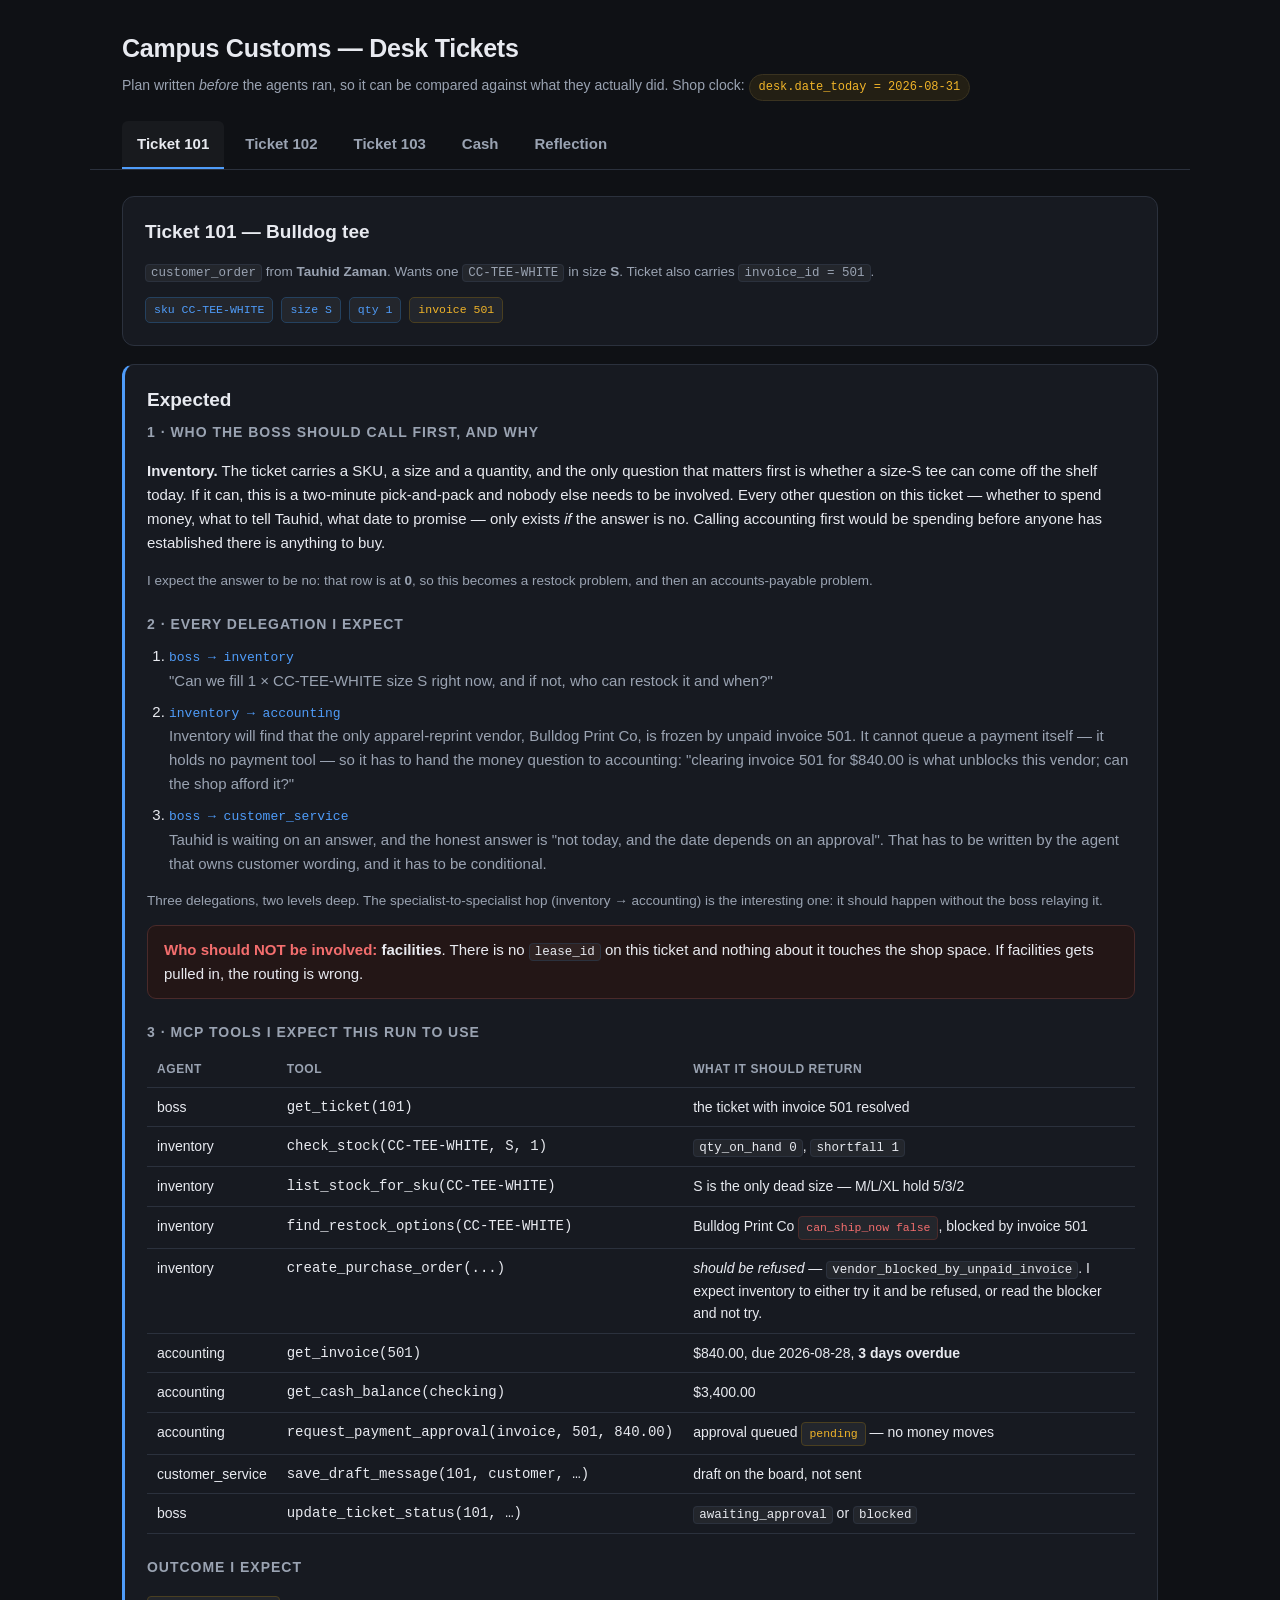
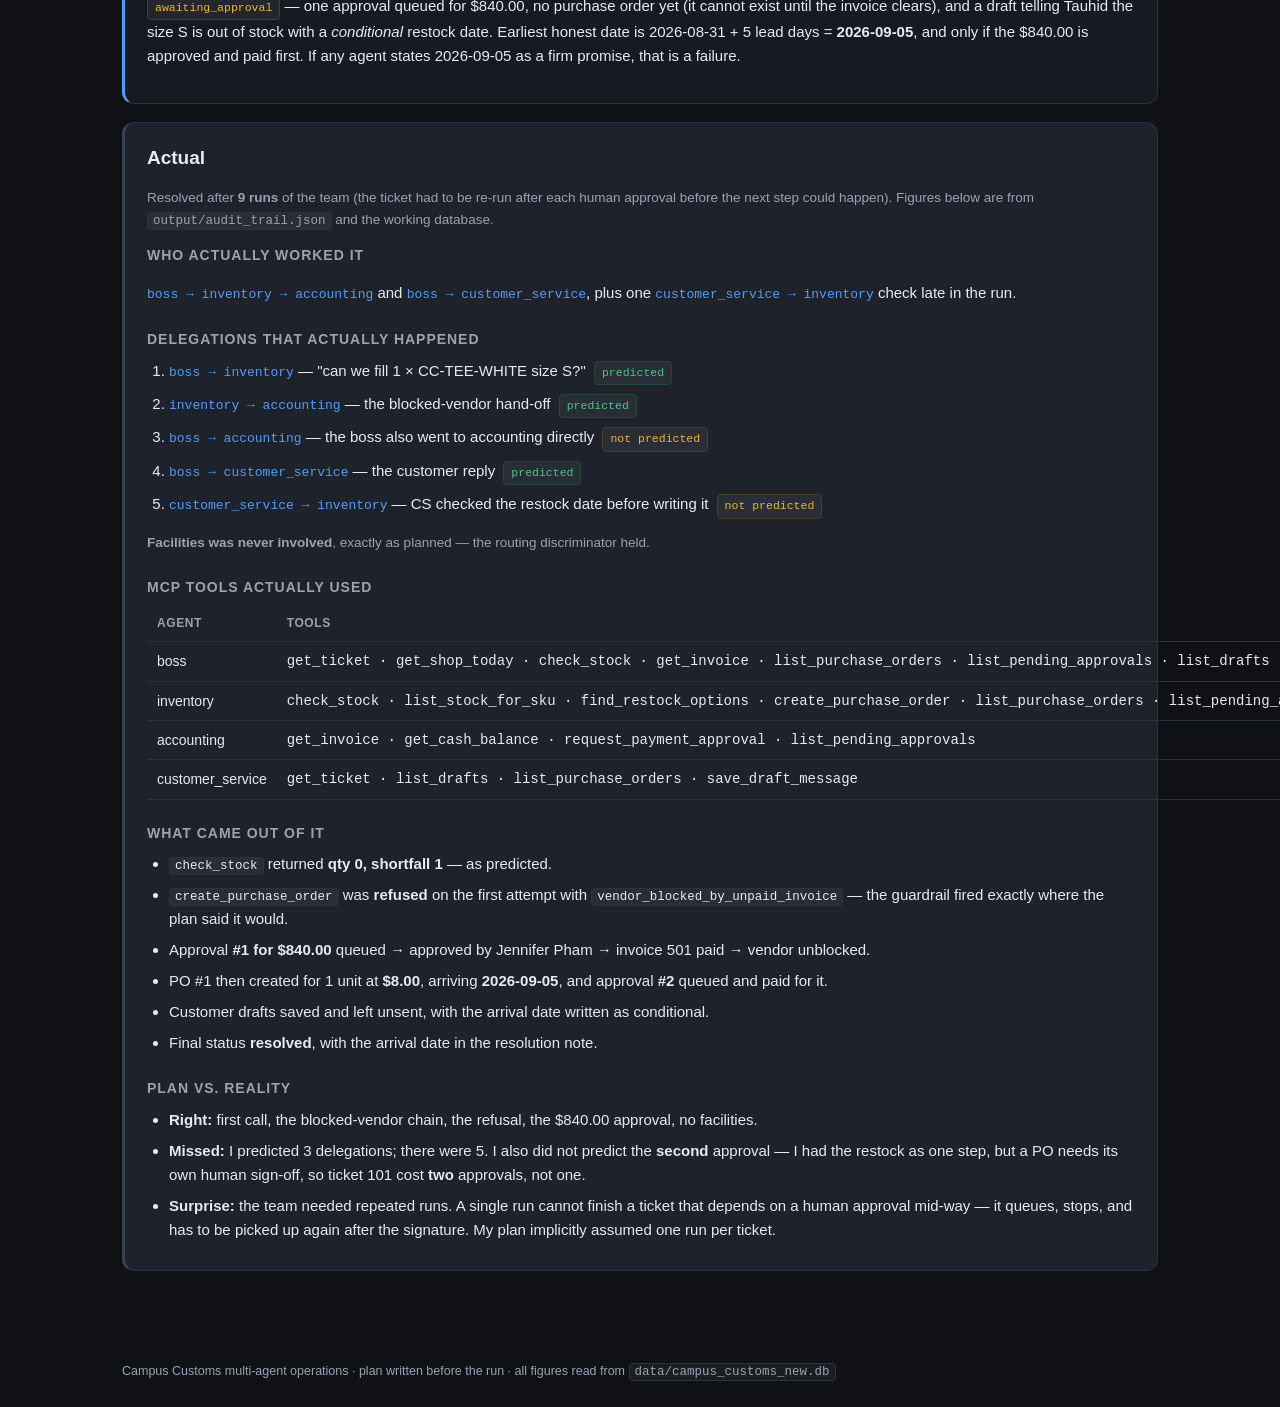
<file: output/desk_tickets.html>
<!DOCTYPE html>
<html lang="en">
<head>
<meta charset="utf-8">
<meta name="viewport" content="width=device-width, initial-scale=1">
<title>Campus Customs — Desk Tickets</title>
<style>
  :root{
    --bg:#0f1115; --panel:#171a21; --panel-2:#1e222b; --line:#2b313d;
    --ink:#e8eaf0; --dim:#9aa3b2; --accent:#4f9cf9; --warn:#f0b429; --bad:#f46e6e; --good:#4cc38a;
    --mono:ui-monospace,SFMono-Regular,Menlo,Consolas,monospace;
  }
  *{box-sizing:border-box}
  body{margin:0;background:var(--bg);color:var(--ink);
       font:15px/1.6 -apple-system,BlinkMacSystemFont,"Segoe UI",Roboto,Helvetica,Arial,sans-serif}
  header{padding:28px 32px 0;max-width:1100px;margin:0 auto}
  h1{margin:0;font-size:25px;letter-spacing:-.01em}
  .sub{color:var(--dim);margin:6px 0 20px;font-size:14px}
  .shopdate{display:inline-block;font-family:var(--mono);font-size:12px;color:var(--warn);
            border:1px solid #3a3320;background:#231f14;padding:3px 9px;border-radius:999px}
  nav{display:flex;gap:6px;flex-wrap:wrap;max-width:1100px;margin:0 auto;padding:0 32px;
      border-bottom:1px solid var(--line)}
  nav button{background:transparent;border:0;border-bottom:2px solid transparent;color:var(--dim);
             font:inherit;font-weight:600;padding:11px 15px;cursor:pointer;border-radius:6px 6px 0 0}
  nav button:hover{color:var(--ink);background:#ffffff08}
  nav button[aria-selected="true"]{color:var(--ink);border-bottom-color:var(--accent);background:#ffffff0a}
  main{max-width:1100px;margin:0 auto;padding:26px 32px 72px}
  section[hidden]{display:none}
  .card{background:var(--panel);border:1px solid var(--line);border-radius:12px;padding:20px 22px;margin:0 0 18px}
  .card.expected{border-left:3px solid var(--accent)}
  .card.actual{border-left:3px solid #3a4150;background:var(--panel-2)}
  h2{margin:0 0 4px;font-size:19px}
  h3{margin:22px 0 8px;font-size:14px;text-transform:uppercase;letter-spacing:.07em;color:var(--dim)}
  h3:first-of-type{margin-top:6px}
  .tagrow{display:flex;gap:8px;flex-wrap:wrap;margin:10px 0 2px}
  .tag{font-family:var(--mono);font-size:11.5px;padding:3px 8px;border-radius:5px;
       background:#ffffff0d;border:1px solid var(--line);color:var(--dim)}
  .tag.k{color:var(--accent);border-color:#24415f}
  .tag.w{color:var(--warn);border-color:#4a3f20}
  table{width:100%;border-collapse:collapse;margin:8px 0;font-size:14px}
  th,td{text-align:left;padding:8px 10px;border-bottom:1px solid var(--line);vertical-align:top}
  th{color:var(--dim);font-weight:600;font-size:12px;text-transform:uppercase;letter-spacing:.05em}
  td.n{font-family:var(--mono);white-space:nowrap}
  code{font-family:var(--mono);font-size:12.5px;background:#ffffff0d;border:1px solid var(--line);
       padding:1px 5px;border-radius:4px}
  ol,ul{margin:8px 0;padding-left:22px}
  li{margin:7px 0}
  .chain{font-family:var(--mono);font-size:13px;color:var(--accent)}
  .why{color:var(--dim)}
  .not{border:1px solid #4a2a2a;background:#231616;border-radius:9px;padding:12px 16px;margin:14px 0 0}
  .not b{color:var(--bad)}
  .placeholder{color:var(--dim);font-style:italic}
  .muted{color:var(--dim);font-size:13.5px}
  .pill{display:inline-block;font-family:var(--mono);font-size:11.5px;padding:2px 7px;border-radius:4px;
        border:1px solid var(--line);background:#ffffff0d}
  .pill.good{color:var(--good);border-color:#204a37}
  .pill.bad{color:var(--bad);border-color:#4a2a2a}
  .pill.warn{color:var(--warn);border-color:#4a3f20}
  .card.actual h3{color:var(--dim)}
  .card.actual .pill{margin-left:4px}
  footer{max-width:1100px;margin:0 auto;padding:0 32px 40px;color:var(--dim);font-size:12.5px}
</style>
</head>
<body>

<header>
  <h1>Campus Customs — Desk Tickets</h1>
  <p class="sub">
    Plan written <em>before</em> the agents ran, so it can be compared against what they actually did.
    Shop clock: <span class="shopdate">desk.date_today = 2026-08-31</span>
  </p>
</header>

<nav role="tablist">
  <button role="tab" aria-selected="true"  data-tab="t101">Ticket 101</button>
  <button role="tab" aria-selected="false" data-tab="t102">Ticket 102</button>
  <button role="tab" aria-selected="false" data-tab="t103">Ticket 103</button>
  <button role="tab" aria-selected="false" data-tab="cash">Cash</button>
  <button role="tab" aria-selected="false" data-tab="reflection">Reflection</button>
</nav>

<main>

<!-- ============================ TICKET 101 ============================ -->
<section id="t101">
  <div class="card">
    <h2>Ticket 101 — Bulldog tee</h2>
    <p class="muted">
      <code>customer_order</code> from <strong>Tauhid Zaman</strong>. Wants one
      <code>CC-TEE-WHITE</code> in size <strong>S</strong>. Ticket also carries
      <code>invoice_id = 501</code>.
    </p>
    <div class="tagrow">
      <span class="tag k">sku CC-TEE-WHITE</span><span class="tag k">size S</span>
      <span class="tag k">qty 1</span><span class="tag w">invoice 501</span>
    </div>
  </div>

  <div class="card expected">
    <h2>Expected</h2>

    <h3>1 · Who the boss should call first, and why</h3>
    <p>
      <strong>Inventory.</strong> The ticket carries a SKU, a size and a quantity, and the only
      question that matters first is whether a size-S tee can come off the shelf today. If it can,
      this is a two-minute pick-and-pack and nobody else needs to be involved. Every other question
      on this ticket — whether to spend money, what to tell Tauhid, what date to promise — only
      exists <em>if</em> the answer is no. Calling accounting first would be spending before anyone
      has established there is anything to buy.
    </p>
    <p class="muted">
      I expect the answer to be no: that row is at <strong>0</strong>, so this becomes a restock
      problem, and then an accounts-payable problem.
    </p>

    <h3>2 · Every delegation I expect</h3>
    <ol>
      <li>
        <span class="chain">boss → inventory</span><br>
        <span class="why">"Can we fill 1 × CC-TEE-WHITE size S right now, and if not, who can
        restock it and when?"</span>
      </li>
      <li>
        <span class="chain">inventory → accounting</span><br>
        <span class="why">Inventory will find that the only apparel-reprint vendor, Bulldog Print
        Co, is frozen by unpaid invoice 501. It cannot queue a payment itself — it holds no payment
        tool — so it has to hand the money question to accounting: "clearing invoice 501 for
        $840.00 is what unblocks this vendor; can the shop afford it?"</span>
      </li>
      <li>
        <span class="chain">boss → customer_service</span><br>
        <span class="why">Tauhid is waiting on an answer, and the honest answer is "not today, and
        the date depends on an approval". That has to be written by the agent that owns customer
        wording, and it has to be conditional.</span>
      </li>
    </ol>
    <p class="muted">Three delegations, two levels deep. The specialist-to-specialist hop
      (inventory → accounting) is the interesting one: it should happen without the boss relaying
      it.</p>

    <div class="not">
      <b>Who should NOT be involved:</b> <strong>facilities</strong>. There is no
      <code>lease_id</code> on this ticket and nothing about it touches the shop space. If
      facilities gets pulled in, the routing is wrong.
    </div>

    <h3>3 · MCP tools I expect this run to use</h3>
    <table>
      <thead><tr><th>Agent</th><th>Tool</th><th>What it should return</th></tr></thead>
      <tbody>
        <tr><td>boss</td><td class="n">get_ticket(101)</td><td>the ticket with invoice 501 resolved</td></tr>
        <tr><td>inventory</td><td class="n">check_stock(CC-TEE-WHITE, S, 1)</td><td><code>qty_on_hand 0</code>, <code>shortfall 1</code></td></tr>
        <tr><td>inventory</td><td class="n">list_stock_for_sku(CC-TEE-WHITE)</td><td>S is the only dead size — M/L/XL hold 5/3/2</td></tr>
        <tr><td>inventory</td><td class="n">find_restock_options(CC-TEE-WHITE)</td><td>Bulldog Print Co <span class="pill bad">can_ship_now false</span>, blocked by invoice 501</td></tr>
        <tr><td>inventory</td><td class="n">create_purchase_order(...)</td><td><em>should be refused</em> — <code>vendor_blocked_by_unpaid_invoice</code>. I expect inventory to either try it and be refused, or read the blocker and not try.</td></tr>
        <tr><td>accounting</td><td class="n">get_invoice(501)</td><td>$840.00, due 2026-08-28, <strong>3 days overdue</strong></td></tr>
        <tr><td>accounting</td><td class="n">get_cash_balance(checking)</td><td>$3,400.00</td></tr>
        <tr><td>accounting</td><td class="n">request_payment_approval(invoice, 501, 840.00)</td><td>approval queued <span class="pill warn">pending</span> — no money moves</td></tr>
        <tr><td>customer_service</td><td class="n">save_draft_message(101, customer, …)</td><td>draft on the board, not sent</td></tr>
        <tr><td>boss</td><td class="n">update_ticket_status(101, …)</td><td><code>awaiting_approval</code> or <code>blocked</code></td></tr>
      </tbody>
    </table>

    <h3>Outcome I expect</h3>
    <p>
      <span class="pill warn">awaiting_approval</span> — one approval queued for $840.00, no
      purchase order yet (it cannot exist until the invoice clears), and a draft telling Tauhid the
      size S is out of stock with a <em>conditional</em> restock date. Earliest honest date is
      2026-08-31 + 5 lead days = <strong>2026-09-05</strong>, and only if the $840.00 is approved
      and paid first. If any agent states 2026-09-05 as a firm promise, that is a failure.
    </p>
  </div>

  <div class="card actual">
    <h2>Actual</h2>
    <p class="muted">
      Resolved after <strong>9 runs</strong> of the team (the ticket had to be re-run after each
      human approval before the next step could happen). Figures below are from
      <code>output/audit_trail.json</code> and the working database.
    </p>

    <h3>Who actually worked it</h3>
    <p><span class="chain">boss → inventory → accounting</span> and <span class="chain">boss → customer_service</span>,
      plus one <span class="chain">customer_service → inventory</span> check late in the run.</p>

    <h3>Delegations that actually happened</h3>
    <ol>
      <li><span class="chain">boss → inventory</span> — "can we fill 1 × CC-TEE-WHITE size S?" <span class="pill good">predicted</span></li>
      <li><span class="chain">inventory → accounting</span> — the blocked-vendor hand-off <span class="pill good">predicted</span></li>
      <li><span class="chain">boss → accounting</span> — the boss also went to accounting directly <span class="pill warn">not predicted</span></li>
      <li><span class="chain">boss → customer_service</span> — the customer reply <span class="pill good">predicted</span></li>
      <li><span class="chain">customer_service → inventory</span> — CS checked the restock date before writing it <span class="pill warn">not predicted</span></li>
    </ol>
    <p class="muted"><strong>Facilities was never involved</strong>, exactly as planned — the routing discriminator held.</p>

    <h3>MCP tools actually used</h3>
    <table>
      <thead><tr><th>Agent</th><th>Tools</th></tr></thead>
      <tbody>
        <tr><td>boss</td><td class="n">get_ticket · get_shop_today · check_stock · get_invoice · list_purchase_orders · list_pending_approvals · list_drafts · update_ticket_status</td></tr>
        <tr><td>inventory</td><td class="n">check_stock · list_stock_for_sku · find_restock_options · create_purchase_order · list_purchase_orders · list_pending_approvals</td></tr>
        <tr><td>accounting</td><td class="n">get_invoice · get_cash_balance · request_payment_approval · list_pending_approvals</td></tr>
        <tr><td>customer_service</td><td class="n">get_ticket · list_drafts · list_purchase_orders · save_draft_message</td></tr>
      </tbody>
    </table>

    <h3>What came out of it</h3>
    <ul>
      <li><code>check_stock</code> returned <strong>qty 0, shortfall 1</strong> — as predicted.</li>
      <li><code>create_purchase_order</code> was <strong>refused</strong> on the first attempt with
        <code>vendor_blocked_by_unpaid_invoice</code> — the guardrail fired exactly where the plan said it would.</li>
      <li>Approval <strong>#1 for $840.00</strong> queued → approved by Jennifer Pham → invoice 501 paid → vendor unblocked.</li>
      <li>PO #1 then created for 1 unit at <strong>$8.00</strong>, arriving <strong>2026-09-05</strong>, and
        approval <strong>#2</strong> queued and paid for it.</li>
      <li>Customer drafts saved and left unsent, with the arrival date written as conditional.</li>
      <li>Final status <strong>resolved</strong>, with the arrival date in the resolution note.</li>
    </ul>

    <h3>Plan vs. reality</h3>
    <ul>
      <li><strong>Right:</strong> first call, the blocked-vendor chain, the refusal, the $840.00 approval, no facilities.</li>
      <li><strong>Missed:</strong> I predicted 3 delegations; there were 5. I also did not predict the
        <strong>second</strong> approval — I had the restock as one step, but a PO needs its own
        human sign-off, so ticket 101 cost <strong>two</strong> approvals, not one.</li>
      <li><strong>Surprise:</strong> the team needed repeated runs. A single run cannot finish a ticket
        that depends on a human approval mid-way — it queues, stops, and has to be picked up again
        after the signature. My plan implicitly assumed one run per ticket.</li>
    </ul>
  </div>
</section>

<!-- ============================ TICKET 102 ============================ -->
<section id="t102" hidden>
  <div class="card">
    <h2>Ticket 102 — Rent due</h2>
    <p class="muted">
      <code>rent_notice</code> from <strong>Elm City Properties</strong>, pointing at
      <code>lease_id = 1</code>. No SKU, no size, no quantity, no invoice. The note says rent is due
      in two days; it does not say how much.
    </p>
    <div class="tagrow"><span class="tag k">lease 1</span><span class="tag">no sku</span><span class="tag">no invoice</span></div>
  </div>

  <div class="card expected">
    <h2>Expected</h2>

    <h3>1 · Who the boss should call first, and why</h3>
    <p>
      <strong>Facilities.</strong> <code>lease_id</code> is the only thing this ticket points at,
      and the lease is facilities' table. It also matters that the ticket carries <em>no amount</em>
      — "rent due in 2 days" is the landlord's description, not a figure the shop can act on. The
      money is in the lease row, and facilities is the agent whose job is to go read it rather than
      take the email's word for it.
    </p>

    <h3>2 · Every delegation I expect</h3>
    <ol>
      <li>
        <span class="chain">boss → facilities</span><br>
        <span class="why">"Ticket 102 points at lease 1 — what is actually owed, when, and is it
        late as of the shop's today?"</span>
      </li>
      <li>
        <span class="chain">facilities → accounting</span><br>
        <span class="why">Facilities holds no write tools at all by design. Once it knows the rent
        is $2,400.00 due 2026-09-02, the only way that becomes actionable is to ask accounting to
        queue it: <code>kind='rent'</code>, <code>ref_id=1</code>.</span>
      </li>
    </ol>
    <p class="muted">Two delegations. This is the shortest chain of the three tickets and should
      stay that way.</p>

    <div class="not">
      <b>Who should NOT be involved:</b> <strong>inventory</strong> — nothing here touches stock.
      And most likely <strong>customer_service</strong> too: the landlord sent a notice, not a
      question, and the shop's answer is to pay it, not to write back. A draft to the landlord is
      defensible but not required; pulling in inventory is simply wrong.
    </div>

    <h3>3 · MCP tools I expect this run to use</h3>
    <table>
      <thead><tr><th>Agent</th><th>Tool</th><th>What it should return</th></tr></thead>
      <tbody>
        <tr><td>boss</td><td class="n">get_ticket(102)</td><td>the ticket with lease 1 resolved</td></tr>
        <tr><td>facilities</td><td class="n">get_rent_due(1)</td><td>$2,400.00, next_due 2026-09-02, <code>days_until_due 2</code>, <span class="pill good">is_overdue false</span></td></tr>
        <tr><td>facilities</td><td class="n">get_cash_balance(checking)</td><td>$3,400.00 — confirm it is actually covered before recommending it</td></tr>
        <tr><td>accounting</td><td class="n">request_payment_approval(rent, 1, 2400.00)</td><td>approval queued <span class="pill warn">pending</span></td></tr>
        <tr><td>boss</td><td class="n">update_ticket_status(102, …)</td><td><code>awaiting_approval</code></td></tr>
      </tbody>
    </table>
    <p class="muted">
      <code>get_shop_today</code> may also show up — it is the habit the prompts push — but it is
      redundant here, since <code>get_rent_due</code> already dates itself against the desk.
    </p>

    <h3>Outcome I expect</h3>
    <p>
      <span class="pill warn">awaiting_approval</span> — one approval queued for $2,400.00, nothing
      paid. Rent is <em>not</em> overdue (two days out), so the correct tone is "scheduled, pending
      approval", not "emergency". The trap to avoid: treating a contractual obligation as
      self-approving. Rent is a payment like any other and needs a human.
    </p>
  </div>

  <div class="card actual">
    <h2>Actual</h2>
    <p class="muted">Resolved after <strong>7 runs</strong>. The shortest chain of the three, as predicted.</p>

    <h3>Who actually worked it</h3>
    <p><span class="chain">boss → facilities → accounting</span>, with the boss also going to accounting directly on the final pass.</p>

    <h3>Delegations that actually happened</h3>
    <ol>
      <li><span class="chain">boss → facilities</span> — "what is owed on lease 1, and is it late?" <span class="pill good">predicted</span></li>
      <li><span class="chain">facilities → accounting</span> — queue the rent; facilities holds no payment tool <span class="pill good">predicted</span></li>
      <li><span class="chain">facilities → customer_service</span> — a note to the landlord <span class="pill warn">not predicted</span></li>
      <li><span class="chain">boss → accounting</span> — confirming the payment landed <span class="pill warn">not predicted</span></li>
    </ol>
    <p class="muted"><strong>Inventory was never involved</strong>, as planned. Customer service <em>was</em>
      pulled in — I said that was "defensible but not required", and the team decided the landlord deserved a reply.</p>

    <h3>MCP tools actually used</h3>
    <table>
      <thead><tr><th>Agent</th><th>Tools</th></tr></thead>
      <tbody>
        <tr><td>boss</td><td class="n">get_ticket · get_shop_today · get_rent_due · list_pending_approvals · list_drafts · update_ticket_status</td></tr>
        <tr><td>facilities</td><td class="n">get_ticket · get_rent_due · get_cash_balance · list_pending_approvals · list_drafts</td></tr>
        <tr><td>accounting</td><td class="n">get_rent_due · get_cash_balance · list_open_invoices · request_payment_approval · list_pending_approvals</td></tr>
        <tr><td>customer_service</td><td class="n">save_draft_message</td></tr>
      </tbody>
    </table>

    <h3>What came out of it</h3>
    <ul>
      <li><code>get_rent_due</code> returned <strong>$2,400.00, next_due 2026-09-02, days_until_due 2, is_overdue false</strong> — exactly the predicted values.</li>
      <li>Approval <strong>#3 for $2,400.00</strong> queued against lease 1 and approved by Jennifer Pham.</li>
      <li>Payment settled: cash <strong>$2,552.00 → $152.00</strong>, and the lease's <code>next_due</code> rolled forward to <strong>2026-10-02</strong>.</li>
      <li>Landlord draft #4 saved, unsent. Final status <strong>resolved</strong>.</li>
    </ul>

    <h3>Plan vs. reality</h3>
    <ul>
      <li><strong>Right:</strong> first call, the two core delegations, every figure, no inventory, and the "scheduled not emergency" framing.</li>
      <li><strong>Missed:</strong> customer service got involved after all, and the boss double-checked with accounting at the end.</li>
      <li><strong>Surprise worth keeping:</strong> on the first re-run after payment, the boss flagged a
        <em>conflict</em> — the lease now read "due in 32 days" while the ticket text still said rent was
        pending. It was right that the two disagreed and right to be suspicious, but the cause was benign:
        paying rent rolls <code>next_due</code> forward, so the far-off date <em>was</em> the receipt. The
        team needed telling that tables are current and ticket notes are snapshots.</li>
    </ul>
  </div>
</section>

<!-- ============================ TICKET 103 ============================ -->
<section id="t103" hidden>
  <div class="card">
    <h2>Ticket 103 — Bulk hoodie discount</h2>
    <p class="muted">
      <code>price_override</code> from the <strong>Yale AI Club</strong>. They want
      <strong>20</strong> × <code>CC-HOOD-NAVY</code> in size <strong>M</strong> and are asking for
      a bulk discount. No price named, no invoice, no lease.
    </p>
    <div class="tagrow"><span class="tag k">sku CC-HOOD-NAVY</span><span class="tag k">size M</span><span class="tag k">qty 20</span></div>
  </div>

  <div class="card expected">
    <h2>Expected</h2>

    <h3>1 · Who the boss should call first, and why</h3>
    <p>
      <strong>Accounting.</strong> The ask on this ticket is a <em>price</em> — the club has not
      asked whether the shop has stock, they have asked what it would cost. Accounting owns the
      margin floor, and until someone knows that $22.00 cost against the $58.00 list, nobody on the
      team can say anything about a discount without guessing. Accounting is also the agent whose
      prompt tells it to confirm supply before pricing a quantity, so routing here gets the supply
      check anyway — as a second-order question, which is the right order for a pricing ticket.
    </p>

    <h3>2 · Every delegation I expect</h3>
    <ol>
      <li>
        <span class="chain">boss → accounting</span><br>
        <span class="why">"The AI Club wants 20 navy hoodies in M at a bulk price — what is the
        floor, and what discount can we support?"</span>
      </li>
      <li>
        <span class="chain">accounting → inventory</span><br>
        <span class="why">A price for 20 units is meaningless if the shop cannot supply 20 units.
        Accounting should check before quoting, and it has to ask, because stock is not its table.
        Inventory should come back with 8 on hand and a shortfall of 12.</span>
      </li>
      <li>
        <span class="chain">boss → customer_service</span><br>
        <span class="why">The answer going back to the club is a counter-offer — a discount on what
        exists now, with the rest conditional — and that is a wording job, not a numbers job.</span>
      </li>
    </ol>
    <p class="muted">
      Three delegations. A plausible fourth, which I am <em>not</em> predicting: inventory asking
      accounting about restock cash. The depth limit of 2 blocks that branch anyway, since
      inventory is already at depth 2 via accounting — and that refusal, if it happens, should be
      visible in the audit trail.
    </p>

    <div class="not">
      <b>Who should NOT be involved:</b> <strong>facilities</strong>. No lease, no space question.
      Same discriminator as ticket 101.
    </div>

    <h3>3 · MCP tools I expect this run to use</h3>
    <table>
      <thead><tr><th>Agent</th><th>Tool</th><th>What it should return</th></tr></thead>
      <tbody>
        <tr><td>boss</td><td class="n">get_ticket(103)</td><td>the ticket; no lease or invoice to resolve</td></tr>
        <tr><td>accounting</td><td class="n">get_sku_margin(CC-HOOD-NAVY, qty=20)</td><td>cost $22.00, list $58.00, margin $36.00/unit, <strong>62.07%</strong> max discount, $720.00 margin at list on 20</td></tr>
        <tr><td>accounting</td><td class="n">get_cash_balance(checking)</td><td>$3,400.00, and what is already committed by tickets 101 and 102</td></tr>
        <tr><td>inventory</td><td class="n">check_stock(CC-HOOD-NAVY, M, 20)</td><td><code>qty_on_hand 8</code>, <code>shortfall 12</code></td></tr>
        <tr><td>inventory</td><td class="n">list_stock_for_sku(CC-HOOD-NAVY)</td><td>S 4 · M 8 · L 14 · XL 6 — the shop has 32 hoodies, just not 20 in M</td></tr>
        <tr><td>inventory</td><td class="n">find_restock_options(CC-HOOD-NAVY)</td><td>Bulldog Print Co again <span class="pill bad">blocked by invoice 501</span></td></tr>
        <tr><td>customer_service</td><td class="n">save_draft_message(103, customer, …)</td><td>counter-offer draft on the board</td></tr>
        <tr><td>boss</td><td class="n">update_ticket_status(103, …)</td><td><code>awaiting_approval</code> or <code>blocked</code></td></tr>
      </tbody>
    </table>
    <p class="muted">
      I do <em>not</em> expect a <code>create_purchase_order</code> call to succeed here: the same
      blocked vendor applies. I also do not expect a new payment approval from this ticket — see
      below.
    </p>

    <h3>Outcome I expect</h3>
    <p>
      A discount <strong>well above the $22.00 floor</strong> — somewhere in the 10–25% range, not
      near the 62% ceiling — offered on the <strong>8 units that exist</strong>, with the remaining
      12 flagged as a backorder that depends on invoice 501 clearing first.
    </p>
    <p>
      The sharp edge is cash, and it is the thing I most want to see whether the team catches:
      after $840.00 and $2,400.00 are approved, <strong>$160.00</strong> is left, and 12 hoodies at
      $22.00 cost <strong>$264.00</strong>. The restock for this ticket is
      <span class="pill bad">not affordable</span> once the other two tickets are funded. A good
      run says so explicitly and defers; a weak run queues a third approval as if the money were
      there.
    </p>
  </div>

  <div class="card actual">
    <h2>Actual</h2>
    <p class="muted">Resolved in <strong>2 runs</strong> — the cleanest of the three, because by then the
      prompts had learned from the other two.</p>

    <h3>Who actually worked it</h3>
    <p><span class="chain">boss → accounting</span>, <span class="chain">boss → inventory</span>,
      <span class="chain">boss → customer_service</span>, and
      <span class="chain">customer_service → accounting</span>.</p>

    <h3>Delegations that actually happened</h3>
    <ol>
      <li><span class="chain">boss → accounting</span> — the margin floor <span class="pill good">predicted</span></li>
      <li><span class="chain">boss → inventory</span> — the supply check <span class="pill warn">predicted, but via the boss</span></li>
      <li><span class="chain">inventory → accounting</span> — can we fund the restock? <span class="pill warn">not predicted</span></li>
      <li><span class="chain">customer_service → inventory</span> and <span class="chain">customer_service → accounting</span>
        — CS checked both the quantity and the price before writing <span class="pill warn">not predicted</span></li>
      <li><span class="chain">boss → customer_service</span> — the counter-offer <span class="pill good">predicted</span></li>
    </ol>
    <p class="muted"><strong>Facilities was never involved</strong>, as planned.</p>

    <h3>MCP tools actually used</h3>
    <table>
      <thead><tr><th>Agent</th><th>Tools</th></tr></thead>
      <tbody>
        <tr><td>boss</td><td class="n">get_ticket · list_pending_approvals · update_ticket_status</td></tr>
        <tr><td>accounting</td><td class="n">get_sku_margin · get_cash_balance · check_stock · find_restock_options · list_purchase_orders · list_pending_approvals</td></tr>
        <tr><td>inventory</td><td class="n">check_stock · list_stock_for_sku · find_restock_options · get_cash_balance · create_purchase_order · cancel_purchase_order · list_purchase_orders</td></tr>
        <tr><td>customer_service</td><td class="n">get_ticket · check_stock · get_sku_margin · find_restock_options · list_drafts · list_pending_approvals · save_draft_message</td></tr>
      </tbody>
    </table>

    <h3>What came out of it</h3>
    <ul>
      <li><code>get_sku_margin</code> returned <strong>$22.00 cost / $58.00 list, $36.00 per unit, 62.07% max discount</strong> — the predicted numbers, to the cent.</li>
      <li><code>check_stock</code> returned <strong>8 on hand, shortfall 12</strong> — as predicted.</li>
      <li>Inventory created PO #2 for the 12 units at <strong>$264.00</strong>, then <strong>cancelled it</strong>:
        checking held only <strong>$152.00</strong>, a <strong>$112.00 gap</strong>.</li>
      <li><strong>No approval was queued</strong> — accounting refused to put an unfundable request in front of a human.</li>
      <li>Customer drafts #5 and #6 offered the <strong>8 available at list</strong>, with the other 12 explicitly unconfirmed and no discount promised that had not been approved.</li>
      <li>Final status <strong>resolved</strong>; cash unchanged at <strong>$152.00</strong>.</li>
    </ul>

    <h3>Plan vs. reality</h3>
    <ul>
      <li><strong>The headline prediction landed.</strong> I wrote that the restock would be unaffordable
        once the other two tickets were funded and that "a good run says so explicitly and defers; a weak
        run queues a third approval as if the money were there." The team did the former, and named the
        $112.00 gap itself.</li>
      <li><strong>Right:</strong> first call to accounting, the margin numbers, the shortfall, no facilities, the partial-fill outcome.</li>
      <li><strong>Missed:</strong> I predicted 3 delegations and expected the depth limit to block
        inventory → accounting. It did not — the boss called inventory directly (depth 1), so inventory still
        had room to ask accounting. My own depth arithmetic was wrong.</li>
      <li><strong>Missed:</strong> I expected a discount in the 10–25% range to be offered. The team offered
        <strong>no discount at all</strong> — list price on the 8 units — on the grounds that no discount had
        been approved by anyone. Conservative, defensible, and arguably more correct than my plan: the club
        asked for a discount, and giving one is a decision a human should make.</li>
    </ul>
  </div>
</section>

<!-- ============================ CASH ============================ -->
<section id="cash" hidden>
  <div class="card">
    <h2>Cash</h2>
    <p class="muted">
      Every dollar that left the shop during the full run, in the order it happened. The run began
      with a reset of <code>data/campus_customs_new.db</code> from the untouched original.
      No revenue is modelled, so cash only falls.
    </p>
  </div>

  <div class="card expected">
    <h2>1 · Starting balance, after the reset</h2>
    <table>
      <tbody>
        <tr><td>checking, as at <code>desk.date_today</code> 2026-08-31</td><td class="n"><strong>$3,400.00</strong></td></tr>
        <tr><td>open tickets on the board</td><td class="n">3 (101, 102, 103)</td></tr>
        <tr><td>payments on record</td><td class="n">0</td></tr>
        <tr><td>unpaid invoices</td><td class="n">1 — invoice 501, $840.00, due 2026-08-28</td></tr>
      </tbody>
    </table>
  </div>

  <div class="card expected">
    <h2>2 · How cash changed, ticket by ticket</h2>

    <h3>Ticket 101 — Bulldog tee &nbsp;<span class="pill bad">−$848.00</span></h3>
    <table>
      <thead><tr><th>What</th><th>Why</th><th>Approval</th><th class="n">Amount</th><th class="n">Balance after</th></tr></thead>
      <tbody>
        <tr>
          <td>Pay vendor invoice 501</td>
          <td>Bulldog Print Co is the only apparel-reprint vendor and would not ship while this $840.00 invoice (3 days overdue) was open. Paying it is what unblocked the restock.</td>
          <td class="n">#1, approved by Jennifer Pham</td>
          <td class="n">−$840.00</td><td class="n">$2,560.00</td>
        </tr>
        <tr>
          <td>Pay purchase order #1</td>
          <td>1 × CC-TEE-WHITE size S at the $8.00 unit cost from the pricing table, to fill the shortfall of 1. Arrives 2026-09-05 on the vendor's 5-day lead time.</td>
          <td class="n">#2, approved by Jennifer Pham</td>
          <td class="n">−$8.00</td><td class="n">$2,552.00</td>
        </tr>
      </tbody>
    </table>

    <h3>Ticket 102 — Rent due &nbsp;<span class="pill bad">−$2,400.00</span></h3>
    <table>
      <thead><tr><th>What</th><th>Why</th><th>Approval</th><th class="n">Amount</th><th class="n">Balance after</th></tr></thead>
      <tbody>
        <tr>
          <td>Pay rent on lease 1</td>
          <td>September rent for the Chapel Street shop, $2,400.00 from the lease row, due 2026-09-02 — two days after the shop's today. Paid before the due date; the lease's <code>next_due</code> rolled forward to 2026-10-02.</td>
          <td class="n">#3, approved by Jennifer Pham</td>
          <td class="n">−$2,400.00</td><td class="n">$152.00</td>
        </tr>
      </tbody>
    </table>

    <h3>Ticket 103 — Bulk hoodie discount &nbsp;<span class="pill good">$0.00</span></h3>
    <table>
      <thead><tr><th>What</th><th>Why</th><th>Approval</th><th class="n">Amount</th><th class="n">Balance after</th></tr></thead>
      <tbody>
        <tr>
          <td>Purchase order #2 — <strong>cancelled, never paid</strong></td>
          <td>12 × CC-HOOD-NAVY size M at $22.00 = <strong>$264.00</strong> to cover the shortfall, against a balance of <strong>$152.00</strong> — a <strong>$112.00 gap</strong>. Accounting refused to put an unfundable request in front of a human, and inventory cancelled the PO rather than leave it on the board looking like it was awaiting a signature.</td>
          <td class="n">none queued</td>
          <td class="n">$0.00</td><td class="n">$152.00</td>
        </tr>
        <tr>
          <td>The 8 hoodies on hand</td>
          <td>Offered to the Yale AI Club at the $58.00 list price. <strong>No cash movement</strong> — this HW models no revenue, so a sale does not add to checking.</td>
          <td class="n">—</td>
          <td class="n">$0.00</td><td class="n">$152.00</td>
        </tr>
      </tbody>
    </table>
  </div>

  <div class="card expected">
    <h2>3 · Ending balance</h2>
    <table>
      <tbody>
        <tr><td>Starting balance</td><td class="n">$3,400.00</td></tr>
        <tr><td>Ticket 101 — invoice 501</td><td class="n">−$840.00</td></tr>
        <tr><td>Ticket 101 — purchase order #1</td><td class="n">−$8.00</td></tr>
        <tr><td>Ticket 102 — rent, lease 1</td><td class="n">−$2,400.00</td></tr>
        <tr><td>Ticket 103</td><td class="n">−$0.00</td></tr>
        <tr><td><strong>Total paid out</strong></td><td class="n"><strong>−$3,248.00</strong></td></tr>
        <tr><td><strong>Ending balance</strong></td><td class="n"><strong>$152.00</strong></td></tr>
      </tbody>
    </table>

    <h3>Checked against the database</h3>
    <p class="muted">
      <code>SELECT balance FROM cash_accounts WHERE name='checking'</code> →
      <strong class="n">152.0</strong>, and <code>SELECT SUM(amount) FROM payments</code> →
      <strong class="n">3248.0</strong>. $3,400.00 − $3,248.00 = <strong>$152.00</strong>
      <span class="pill good">matches</span>
    </p>
    <table style="margin-top:10px">
      <thead><tr><th>Payment</th><th>Kind</th><th>Ref</th><th class="n">Amount</th><th>Approved by</th><th>Paid at</th></tr></thead>
      <tbody>
        <tr><td class="n">1</td><td>invoice</td><td class="n">501</td><td class="n">$840.00</td><td>Jennifer Pham</td><td class="n">2026-08-31</td></tr>
        <tr><td class="n">2</td><td>purchase_order</td><td class="n">1</td><td class="n">$8.00</td><td>Jennifer Pham</td><td class="n">2026-08-31</td></tr>
        <tr><td class="n">3</td><td>rent</td><td class="n">1</td><td class="n">$2,400.00</td><td>Jennifer Pham</td><td class="n">2026-08-31</td></tr>
      </tbody>
    </table>
    <p class="muted">
      Every row carries a human in <code>approved_by</code>. No agent can write that column — the
      pay tool reads it from the approval a person decided.
    </p>
  </div>

  <div class="card">
    <h3>What the money says about the run</h3>
    <ul>
      <li><strong>Order mattered.</strong> Invoice 501 had to clear before any reprint was possible, so
        the cheapest useful thing the shop could buy ($8.00 of tee) was gated behind the most expensive
        ($840.00 of back-payment).</li>
      <li><strong>The last ticket paid for the first two.</strong> With $152.00 left, ticket 103's restock
        was out of reach by $112.00. Had the hoodies been handled first, the shop would have spent $264.00
        on them and then been unable to pay rent — which is the trade-off the cash-only model is designed
        to expose.</li>
      <li><strong>Nothing went negative, and nothing moved without a signature.</strong> Three payments,
        three approvals, three human decisions.</li>
    </ul>
  </div>
</section>

<!-- ============================ REFLECTION ============================ -->
<section id="reflection" hidden>

  <div class="card">
    <h2>Reflection</h2>
    <p class="muted">
      Written after the full run, with the ticket tabs and the Cash tab as the evidence. Numbers
      below come from <code>output/audit_trail.json</code> (1,024 entries across 24 runs) and the
      working database.
    </p>
    <table>
      <thead><tr><th>Ticket</th><th class="n">Runs</th><th class="n">Tokens</th><th class="n">Cash moved</th><th>Ended</th></tr></thead>
      <tbody>
        <tr><td>101 — Bulldog tee</td><td class="n">9</td><td class="n">373,125</td><td class="n">−$848.00</td><td class="n">resolved</td></tr>
        <tr><td>102 — Rent due</td><td class="n">7</td><td class="n">276,089</td><td class="n">−$2,400.00</td><td class="n">resolved</td></tr>
        <tr><td>103 — Bulk hoodie discount</td><td class="n">2</td><td class="n">177,655</td><td class="n">$0.00</td><td class="n">resolved</td></tr>
        <tr><td><strong>Total</strong></td><td class="n"><strong>18</strong></td><td class="n"><strong>826,869</strong></td><td class="n"><strong>−$3,248.00</strong></td><td class="n"><strong>3 / 3</strong></td></tr>
      </tbody>
    </table>
    <p class="muted">(24 runs total in the trail; six were development runs before the clean reset.)</p>
  </div>

  <!-- ===================== 1. PERFORMANCE ===================== -->
  <div class="card expected">
    <h2>1 · How the agents performed, ticket by ticket</h2>

    <h3>Ticket 101 — Bulldog tee &nbsp;<span class="pill warn">C+</span></h3>
    <p>
      <strong>Got the right answer, took far too long to get there, and needed me to fix it twice.</strong>
      The reasoning was genuinely good: the team worked out that a one-item customer order was really
      an accounts-payable problem, paid the $840.00 that unblocked Bulldog Print Co, then bought the
      $8.00 tee. That chain is not obvious, and the ticket's own text never says it.
    </p>
    <p>
      But look at the cost on the Cash tab against the cost here: <strong>$848.00 of value took
      373,125 tokens and 9 runs</strong>. Two of those runs produced nothing because inventory told
      everyone "Bulldog Print Co can ship now" and then did not create the purchase order — it
      reported a fact instead of doing its job. Two more were lost because the PO sat at
      <code>draft_pending_approval</code> with no approval record behind it, so the slip never
      appeared on my desk and the ticket looked finished while being unclickable. Both needed me to
      edit the prompts mid-run.
    </p>
    <p>
      The quality tell is in the drafts. Ticket 101 produced <strong>three</strong> of them
      (#1, #2, #3), all titled "Update on your size S tee", all saying nearly the same thing — one
      per run, because nothing lets an agent revise a draft it already wrote. Draft #1 says the
      restock "is awaiting human approval"; draft #3 says it "has been ordered". Both were true when
      written; the first two are now wrong and all three are still on the board. If I had sent the
      wrong one, Tauhid would have got stale information from a shop that technically did everything
      right.
    </p>
    <p class="muted">
      <strong>Credit where it is due:</strong> every number in every draft was real, and none of
      them promised a date. Draft #3 says the arrival is "recorded expected" and explicitly declines
      to promise fulfilment. That is exactly the discipline I asked for, and the hardest thing to
      get out of a language model.
    </p>

    <h3>Ticket 102 — Rent due &nbsp;<span class="pill bad">D</span></h3>
    <p>
      <strong>The right outcome, achieved in the most expensive way imaginable.</strong> The work
      required here is: read one number off one row (<code>leases.monthly_rent</code> = $2,400.00),
      check one balance, queue one approval. Instead it took <strong>7 runs and 276,089 tokens</strong>
      — more than ticket 103, which involved margin analysis, a stock shortfall, a vendor check and a
      cancelled purchase order.
    </p>
    <p>
      The reasoning was correct every time: facilities read the real amount rather than trusting the
      landlord's "rent due in 2 days" note, confirmed it was not overdue (2 days out from
      <code>desk.date_today</code>), and handed the money to accounting because it holds no payment
      tool. That hand-off is the architecture working. But the architecture is wildly oversized for
      the task.
    </p>
    <p>
      The one genuinely impressive moment was also a failure. After the rent was paid, the boss
      re-read the lease, saw <code>next_due</code> was now 2026-10-02 — 32 days away — noticed the
      ticket text still said payment was pending, and <strong>refused to close the ticket on a
      contradiction it could not explain</strong>. That is good instinct: it would rather stall than
      sign off on books that disagree with themselves. It was wrong about the cause (paying rent
      rolls the due date forward; the far-off date <em>was</em> the receipt), but it was wrong in the
      safe direction, and it cost two more runs to teach it the difference.
    </p>

    <h3>Ticket 103 — Bulk hoodie discount &nbsp;<span class="pill good">A−</span></h3>
    <p>
      <strong>The best work of the run, and the only ticket where the team earned its complexity.</strong>
      Two runs, 177,655 tokens, and an answer I would have been happy to send.
    </p>
    <p>
      By the time 103 came up, tickets 101 and 102 had drained checking to <strong>$152.00</strong>.
      The team did the arithmetic the Cash tab records: 12 missing hoodies × $22.00 =
      <strong>$264.00</strong> against <strong>$152.00</strong> available — a <strong>$112.00
      gap</strong> — and <em>named that number itself</em>. Then it did three things right in a row:
    </p>
    <ul>
      <li><strong>Accounting refused to queue an approval it could not fund.</strong> Nothing in the
        tools forced that — <code>request_payment_approval</code> would have accepted a PO-backed
        request happily, and the overdraft guard would only have caught it later, at
        <code>pay_approved</code>, after I had already clicked approve. The agent declined to waste
        my signature on something that was going to bounce.</li>
      <li><strong>Inventory cancelled PO #2</strong> rather than leave a $264.00 order on the board
        looking like it was waiting for a decision nobody could make.</li>
      <li><strong>Customer service gave the Yale AI Club a real answer</strong> (draft #6): 8 of 20
        available at the $58.00 list price, the other 12 unconfirmed, restock cancelled, and —
        notably — <em>no discount offered</em>, on the grounds that no human had approved one.</li>
    </ul>
    <p class="muted">
      That last point is the one I did not expect and now think is right. The club asked for a bulk
      discount. The agents had the authority to compute the floor ($22.00 cost, 62.07% maximum
      discount) but not to give away margin, so they presented the facts and left the decision to a
      person. That is the same instinct as the payment rule, applied somewhere I never wrote it down.
    </p>

    <h3>Across all three</h3>
    <ul>
      <li><strong>Nothing unsafe ever happened.</strong> Three payments, three approvals, three human
        signatures, no negative balance, no vendor contacted, no message sent. The
        <code>approved_by</code> column on all three <code>payments</code> rows says "Jennifer Pham"
        because the pay tool copies it from the approval a person decided — no agent can write it.</li>
      <li><strong>The guardrails fired exactly where planned.</strong> <code>create_purchase_order</code>
        was refused with <code>vendor_blocked_by_unpaid_invoice</code> on ticket 101, and the
        delegation brakes tripped twice on their own: the depth-2 limit on 102 and 103, and the
        fan-out limit when the boss tried to consult a fourth teammate on 103.</li>
      <li><strong>Every failure was the same shape</strong> — an agent producing a plausible-looking
        non-result. Never a rule broken; always a job half-done and described as finished.</li>
    </ul>
  </div>

  <!-- ===================== 2. EXPECTED vs ACTUAL ===================== -->
  <div class="card expected">
    <h2>2 · Expected vs. Actual, per ticket</h2>
    <p class="muted">The full detail is on each ticket tab; this is the scorecard.</p>

    <table>
      <thead><tr><th>Prediction</th><th>101</th><th>102</th><th>103</th></tr></thead>
      <tbody>
        <tr><td>Who the boss calls first</td><td class="n">✅ inventory</td><td class="n">✅ facilities</td><td class="n">✅ accounting</td></tr>
        <tr><td>Who should NOT be involved</td><td class="n">✅ no facilities</td><td class="n">✅ no inventory</td><td class="n">✅ no facilities</td></tr>
        <tr><td>Number of delegations</td><td class="n">❌ said 3, got 5</td><td class="n">❌ said 2, got 4</td><td class="n">❌ said 3, got 5</td></tr>
        <tr><td>Key tool values</td><td class="n">✅ qty 0, shortfall 1</td><td class="n">✅ $2,400 / 2 days</td><td class="n">✅ $22 / $58 / 62.07%</td></tr>
        <tr><td>Guardrail fires where predicted</td><td class="n">✅ vendor blocked</td><td class="n">—</td><td class="n">✅ unaffordable</td></tr>
        <tr><td>Final outcome</td><td class="n">⚠️ needed 2 approvals</td><td class="n">✅ as predicted</td><td class="n">✅ deferred, as predicted</td></tr>
      </tbody>
    </table>

    <h3>Ticket 101 — right about the trap, wrong about the shape</h3>
    <p>
      I called the deadlock correctly: inventory first, the blocked vendor, the specialist-to-specialist
      hop to accounting, the 2026-09-05 arrival, and facilities staying out of it. What I missed was
      structural, and it is the single biggest gap between my plan and reality:
      <strong>I treated "restock the tee" as one step, and it is two payments.</strong> Clearing
      invoice 501 unblocks the vendor; buying the tee is a separate purchase order needing its own
      human signature. My Expected section lists one approval. The run needed <strong>#1 for $840.00
      and #2 for $8.00</strong>, and the second one is the entire reason ticket 101 took nine runs —
      each approval gate sends the ticket back to the board to be picked up again.
    </p>
    <p>
      I also did not anticipate <strong>customer_service → inventory</strong>: the drafting agent went
      and checked the restock date itself before writing it down, rather than trusting what it had
      been told. I had drawn customer service as a terminal node. It behaved like a journalist
      checking a quote.
    </p>

    <h3>Ticket 102 — the most accurate plan and the least useful one</h3>
    <p>
      Every figure matched: $2,400.00, next due 2026-09-02, <code>days_until_due 2</code>,
      <code>is_overdue false</code>, "scheduled, not an emergency". The two core delegations happened
      exactly as drawn, and inventory never appeared.
    </p>
    <p>
      I hedged on customer service — "defensible but not required" — and the team decided the landlord
      deserved a reply (draft #4). Fine. The thing my plan had no concept of was the
      <strong>post-payment re-read problem</strong>: that resolving a ticket changes the data the
      ticket is about, so the second pass sees a different world than the first. My Expected section
      was written as though a ticket is worked once. Not one of the three was.
    </p>

    <h3>Ticket 103 — the prediction I most wanted to test, and it landed</h3>
    <p>
      I wrote, before any agent ran: <em>"after $840.00 and $2,400.00 are approved, $160.00 is left,
      and 12 hoodies at $22.00 cost $264.00 … a good run says so explicitly and defers; a weak run
      queues a third approval as if the money were there."</em> The team deferred, explicitly, and
      named the gap. The only correction is to my own arithmetic — I forgot the $8.00 tee, so the real
      remainder was <strong>$152.00</strong>, not $160.00, and the gap was $112.00 rather than $104.00.
      <strong>The agents' cash math was better than mine.</strong>
    </p>
    <p>
      Two other misses. I predicted the depth limit would block <code>inventory → accounting</code>;
      it did not, because the boss called inventory directly at depth 1, leaving it room to ask — my
      own depth arithmetic was wrong. And I expected a 10–25% discount to be offered. The team offered
      <strong>none</strong>. I think it was right and I was wrong.
    </p>
  </div>

  <!-- ===================== 3. ONE AGENT ===================== -->
  <div class="card expected">
    <h2>3 · Where one agent with tools would have been simpler — and why</h2>

    <p>
      <strong>Ticket 102 should never have been a team.</strong> Strip it to what actually had to
      happen: call <code>get_rent_due(1)</code>, call <code>get_cash_balance()</code>, call
      <code>request_payment_approval(kind='rent', ref_id=1, amount=2400.00)</code>, call
      <code>update_ticket_status</code>. Four tool calls, one line of judgement ("is $2,400.00 ≤
      $2,552.00?"). A single agent holding all 21 MCP tools does that in one pass.
    </p>
    <p>
      What it cost as a team instead: <strong>7 runs, 276,089 tokens, and 4 delegations</strong> —
      boss → facilities, facilities → accounting, facilities → customer_service, boss → accounting —
      for a number sitting in one column of one row. Every hand-off re-establishes context: facilities
      called <code>get_rent_due</code>, then accounting called <code>get_rent_due</code> again, then
      the boss called <code>get_rent_due</code> a third time, because each agent arrives with no
      memory of what the last one just read. <strong>Ticket 102 burned more tokens than ticket 103</strong>,
      which did margin analysis, a stock check, a vendor check and a cancelled purchase order.
    </p>

    <h3>The honest general case</h3>
    <p>
      For <strong>all three tickets as they actually stand</strong>, one well-prompted agent with
      these 21 tools would have been simpler, cheaper and probably faster to get right. The reason is
      that <strong>none of the real safety came from the agents conferring — all of it came from the
      tools refusing.</strong> Re-read the evidence:
    </p>
    <ul>
      <li>The vendor block on 101 was enforced by <code>create_purchase_order</code>, not by inventory
        deferring to accounting.</li>
      <li>Human approval was enforced by <code>pay_approved</code> rejecting anything not
        <code>status='approved'</code>, and by the approve/pay tools being absent from every agent's
        toolset.</li>
      <li>The no-overdraft rule lives inside the payment transaction.</li>
      <li>Payment amounts are validated against the invoice or lease row, which is why a $800.00
        request against an $840.00 invoice is refused as <code>amount_mismatch</code>.</li>
    </ul>
    <p>
      A single agent calling those same tools hits every one of those walls identically. The
      five-agent split bought <em>separation of duties</em> — facilities literally cannot queue a
      payment, inventory literally cannot write to a customer — which is a real property, and it is
      why a prompt-injected ticket can only do damage within one role's blast radius. But with three
      tickets, one cash account and one shop, I paid roughly <strong>827,000 tokens</strong> for a
      governance property that a tool-level permission check would also have given me.
    </p>

    <h3>Where the team would start to earn it</h3>
    <ul>
      <li><strong>Volume.</strong> Thirty tickets instead of three, worked in parallel, where a single
        agent's context would overflow and specialists can run concurrently.</li>
      <li><strong>Genuinely conflicting objectives.</strong> Ticket 103 is the shape of it — the
        customer wants the biggest discount, accounting wants the margin, inventory knows only 8
        exist. Separate agents with separate briefs argue in a way one agent, optimising a single
        prompt, tends to smooth over.</li>
      <li><strong>Real separation of duties with real consequences</strong> — multiple cash accounts,
        several approvers, spending authorities that differ by role. Then "inventory cannot queue a
        payment" stops being a design flourish and becomes the control that matters.</li>
    </ul>
    <p class="muted">
      The cleanest summary of this run: <strong>the architecture was the right lesson at the wrong
      scale.</strong> The guardrails earned their place on day one; the org chart has not earned its
      place yet.
    </p>
  </div>

  <!-- ===================== 4. CAN SOLVE ===================== -->
  <div class="card expected">
    <h2>4 · Three new problems this team could solve today</h2>
    <p class="muted">No new tools, no new agents — just a new ticket on the board.</p>

    <h3>a. "A customer wants a Crest Mug" — the same deadlock, a different vendor</h3>
    <p>
      <code>CC-MUG-CREST</code> sits at <strong>qty 0</strong> in size OS, exactly like the size-S tee
      did. A <code>customer_order</code> ticket for one would run the identical path the Cash tab
      records for 101: <code>check_stock</code> → zero → <code>find_restock_options</code> → and here
      the answer differs in an interesting way. <strong>Elm City Gifts</strong> (specialty "mugs and
      small goods", <code>lead_days 3</code>) has <strong>no unpaid invoices</strong>, so
      <code>can_ship_now</code> is true and <code>create_purchase_order</code> would succeed on the
      first attempt rather than being refused. Arrival would be 2026-08-31 + 3 = 2026-09-03.
    </p>
    <p>
      This is a good test precisely because it is 101 <em>without</em> the trap: it would show whether
      the team recognises that the accounts-payable detour is not always needed, or whether it has
      learned to look for a blocker everywhere. Everything required exists — the only open question is
      whether accounting would queue the PO approval against a balance of $152.00, which it should,
      since the mug costs $3.50.
    </p>

    <h3>b. "What can we actually afford this week?" — payables triage</h3>
    <p>
      The shop is now at <strong>$152.00</strong> with rent of $2,400.00 due 2026-10-02 (the Cash tab
      shows how it got there). A ticket asking "rank everything we owe and tell me what we can pay"
      needs nothing new: <code>list_open_invoices</code> gives amounts and days overdue against the
      desk date, <code>get_cash_balance</code> gives the balance <em>and</em> what is already committed
      to pending approvals, <code>get_rent_due</code> gives the lease obligation, and
      <code>list_purchase_orders</code> shows what is already ordered.
    </p>
    <p>
      Accounting's prompt already tells it to rank obligations and say what the shop gives up by paying
      one thing before another, and the boss's prompt already owns "what gets paid first when cash is
      tight". The team demonstrated it can do this reasoning on ticket 103 unprompted — it worked out
      the $112.00 gap without being asked to. This just makes that the ticket rather than a by-product.
    </p>

    <h3>c. "We need it by Friday" — a deadline the vendors may not meet</h3>
    <p>
      A ticket with a date in it — say the AI Club needs hoodies for an event on 2026-09-03 — is
      answerable with what exists. <code>find_restock_options</code> already returns
      <code>earliest_arrival_if_ordered_today</code> per vendor, computed from
      <code>desk.date_today</code> plus <code>lead_days</code>: QuickShip CT lands 2026-09-01,
      Elm City Gifts 2026-09-03, Bulldog Print Co 2026-09-05. The team can say plainly that the
      apparel vendor <strong>cannot</strong> make a Friday deadline, that only the 8 size-M hoodies on
      the shelf can, and have customer service write that without inventing a date.
    </p>
    <p class="muted">
      Ticket 101 already proved the discipline here: three drafts, and not one of them promised an
      arrival date it could not source from a tool.
    </p>
  </div>

  <!-- ===================== 5. CANNOT SOLVE ===================== -->
  <div class="card expected">
    <h2>5 · Three new problems this team could NOT solve — and what it would take</h2>

    <h3>a. Actually corresponding with anyone</h3>
    <p class="muted"><strong>Why it breaks:</strong></p>
    <p>
      The team can write but cannot send, and cannot revise. Ticket 101 is the proof: it produced
      <strong>three near-identical drafts</strong> (#1, #2, #3), one per run, because
      <code>save_draft_message</code> only ever inserts. Draft #1 says the restock "is awaiting human
      approval"; draft #3 says it "has been ordered". Both were accurate when written; two are now
      wrong, and all three are still sitting on the board with the same subject line. There is also no
      inbound path at all — if Tauhid replied "can I have an XL instead?", nothing in this system could
      receive it, and nothing connects a reply to ticket 101.
    </p>
    <p class="muted"><strong>What I would build:</strong></p>
    <ul>
      <li><strong>A <code>messages</code> table with threads</strong> — <code>thread_id</code>,
        direction, status (<code>draft</code>/<code>sent</code>/<code>received</code>), replacing the
        flat <code>drafts</code> table, so a ticket has one conversation rather than a pile of
        snapshots.</li>
      <li><strong><code>revise_draft(draft_id, …)</code></strong> so a re-run updates its draft instead
        of adding a duplicate — a small tool that would have removed two of ticket 101's three drafts.
        <span class="pill good">built after this reflection</span> It is tool 22 on the server, scoped
        to customer service, and <code>save_draft_message</code> now tells the agent to check
        <code>list_drafts</code> first. Verified by re-running ticket 101 with it in place: <strong>no
        fourth draft was created</strong> — customer service read the board, judged the existing draft
        current, and left it alone.</li>
      <li><strong><code>send_message(draft_id)</code> as a human-only tool</strong>, sitting beside
        <code>decide_approval</code> and <code>pay_approved</code> in the wall agents cannot reach.
        Sending is irreversible in exactly the way paying is, so it deserves the same slip on the
        dashboard and the same <code>sent_by</code> audit column.</li>
      <li><strong>An inbound poller plus a triage step</strong> that attaches replies to the right
        ticket and re-opens it. That is new infrastructure, not a new prompt.</li>
    </ul>
    <p class="muted">
      No new <em>agent</em> is needed — customer service already owns this. It needs hands, not a
      colleague.
    </p>

    <h3>b. Anything that happens after the money leaves</h3>
    <p class="muted"><strong>Why it breaks:</strong></p>
    <p>
      PO #1 is <code>ordered</code> and arrives <strong>2026-09-05</strong>. Nothing in this system can
      ever receive it. There is no tool that marks a PO delivered, no tool that increments
      <code>inventory.qty</code>, and <code>desk.date_today</code> is frozen at 2026-08-31, so the five
      days can never elapse. Tauhid's tee is permanently in transit. The same hole swallows the other
      side: ticket 103 offers 8 hoodies at $58.00 each, and if the club bought all eight, <strong>the
      $464.00 would not exist</strong> — the balance would stay at $152.00, because every write path
      into <code>cash_accounts</code> subtracts. The shop can only ever get poorer, which is why the
      Cash tab is a single descending column.
    </p>
    <p class="muted"><strong>What I would build:</strong></p>
    <ul>
      <li><strong><code>receive_purchase_order(po_id, qty_received)</code></strong> — moves the PO to
        <code>received</code> and adds to <code>inventory.qty</code> on the right
        <code>(sku, size)</code>, with a short-shipment path for when 12 were ordered and 9 arrived.</li>
      <li><strong><code>record_sale(sku, size, qty, unit_price)</code></strong> and a
        <code>sales</code> table — decrement stock, credit cash, and make the margin numbers accounting
        computes mean something. This is the one change that would turn the discount question on 103
        from theory into a decision with a payoff.</li>
      <li><strong><code>advance_shop_date(days)</code></strong> as a human-only tool, so lead times
        elapse and "overdue" has teeth. Agents must never hold this one — an agent that can move the
        clock can make its own deadlines disappear.</li>
      <li><strong>A fulfilment agent</strong> is probably warranted here, owning goods-in and
        order-out, because receiving is genuinely a different job from deciding what to buy and I do
        not want inventory marking its own purchase orders delivered.</li>
    </ul>

    <h3>c. Any negotiation where the other party proposes terms</h3>
    <p class="muted"><strong>Why it breaks:</strong></p>
    <p>
      Every tool is anchored to rows the shop already owns, deliberately — that is why
      <code>request_payment_approval</code> refuses a $800.00 request against an $840.00 invoice with
      <code>amount_mismatch</code>, and it is a good rule. But it makes outside terms unrepresentable.
      If Elm City Properties proposed raising rent to $2,650.00, there is nowhere to put that number:
      <code>leases.monthly_rent</code> still says $2,400.00, and any payment for the new figure would
      be refused as a mismatch against the shop's own record. Same for a vendor quoting $25.00 a hoodie
      when <code>pricing</code> says $22.00 — ticket 103's entire margin analysis assumes the pricing
      table is the truth. And if Tauhid asked for his money back, there is no refund: payments only
      flow out, and <code>pay_approved</code> accepts exactly three kinds — <code>invoice</code>,
      <code>rent</code>, <code>purchase_order</code>.
    </p>
    <p class="muted"><strong>What I would build:</strong></p>
    <ul>
      <li><strong>A <code>proposed_terms</code> table</strong> — a counterparty's offer stored
        separately from the shop's records, so a quote can be evaluated without corrupting the figures
        the margin and payment tools depend on.</li>
      <li><strong><code>record_quote</code> / <code>compare_quote</code></strong> so inventory can hold
        three vendor prices side by side, and <strong><code>accept_terms</code> as a human-only
        tool</strong> that writes the new figure into <code>leases</code> or <code>pricing</code>.
        Changing what the shop believes it owes is at least as consequential as paying a bill, so it
        gets the same signature gate.</li>
      <li><strong>A <code>refund</code> payment kind</strong> with its own approval path, plus the
        money-in plumbing from (b) — without it "refund" has no account to come from.</li>
      <li><strong>A contracts/negotiation agent</strong> that owns multi-round terms with a party
        outside the database: tracking what was offered, what was countered, what expires when.
        Facilities today can read a lease but has no concept of a lease <em>changing</em>, and I would
        not bolt that onto an agent whose whole job is reporting the current row.</li>
    </ul>
    <p class="muted">
      All three gaps share one root: this shop's tools describe a world that only ever subtracts.
      Nothing arrives, nothing is sold, nothing is renegotiated, and the clock never moves. That was
      the right scope for learning where guardrails belong — and it is precisely the boundary the
      three tickets kept bumping into.
    </p>
  </div>

</section>

</main>

<footer>
  Campus Customs multi-agent operations · plan written before the run · all figures read from
  <code>data/campus_customs_new.db</code>
</footer>

<script>
  const tabs = document.querySelectorAll('nav button');
  tabs.forEach(btn => btn.addEventListener('click', () => {
    tabs.forEach(b => b.setAttribute('aria-selected', String(b === btn)));
    document.querySelectorAll('main section').forEach(s => {
      s.hidden = (s.id !== btn.dataset.tab);
    });
    window.scrollTo({top: 0});
  }));
</script>
</body>
</html>
</file>
